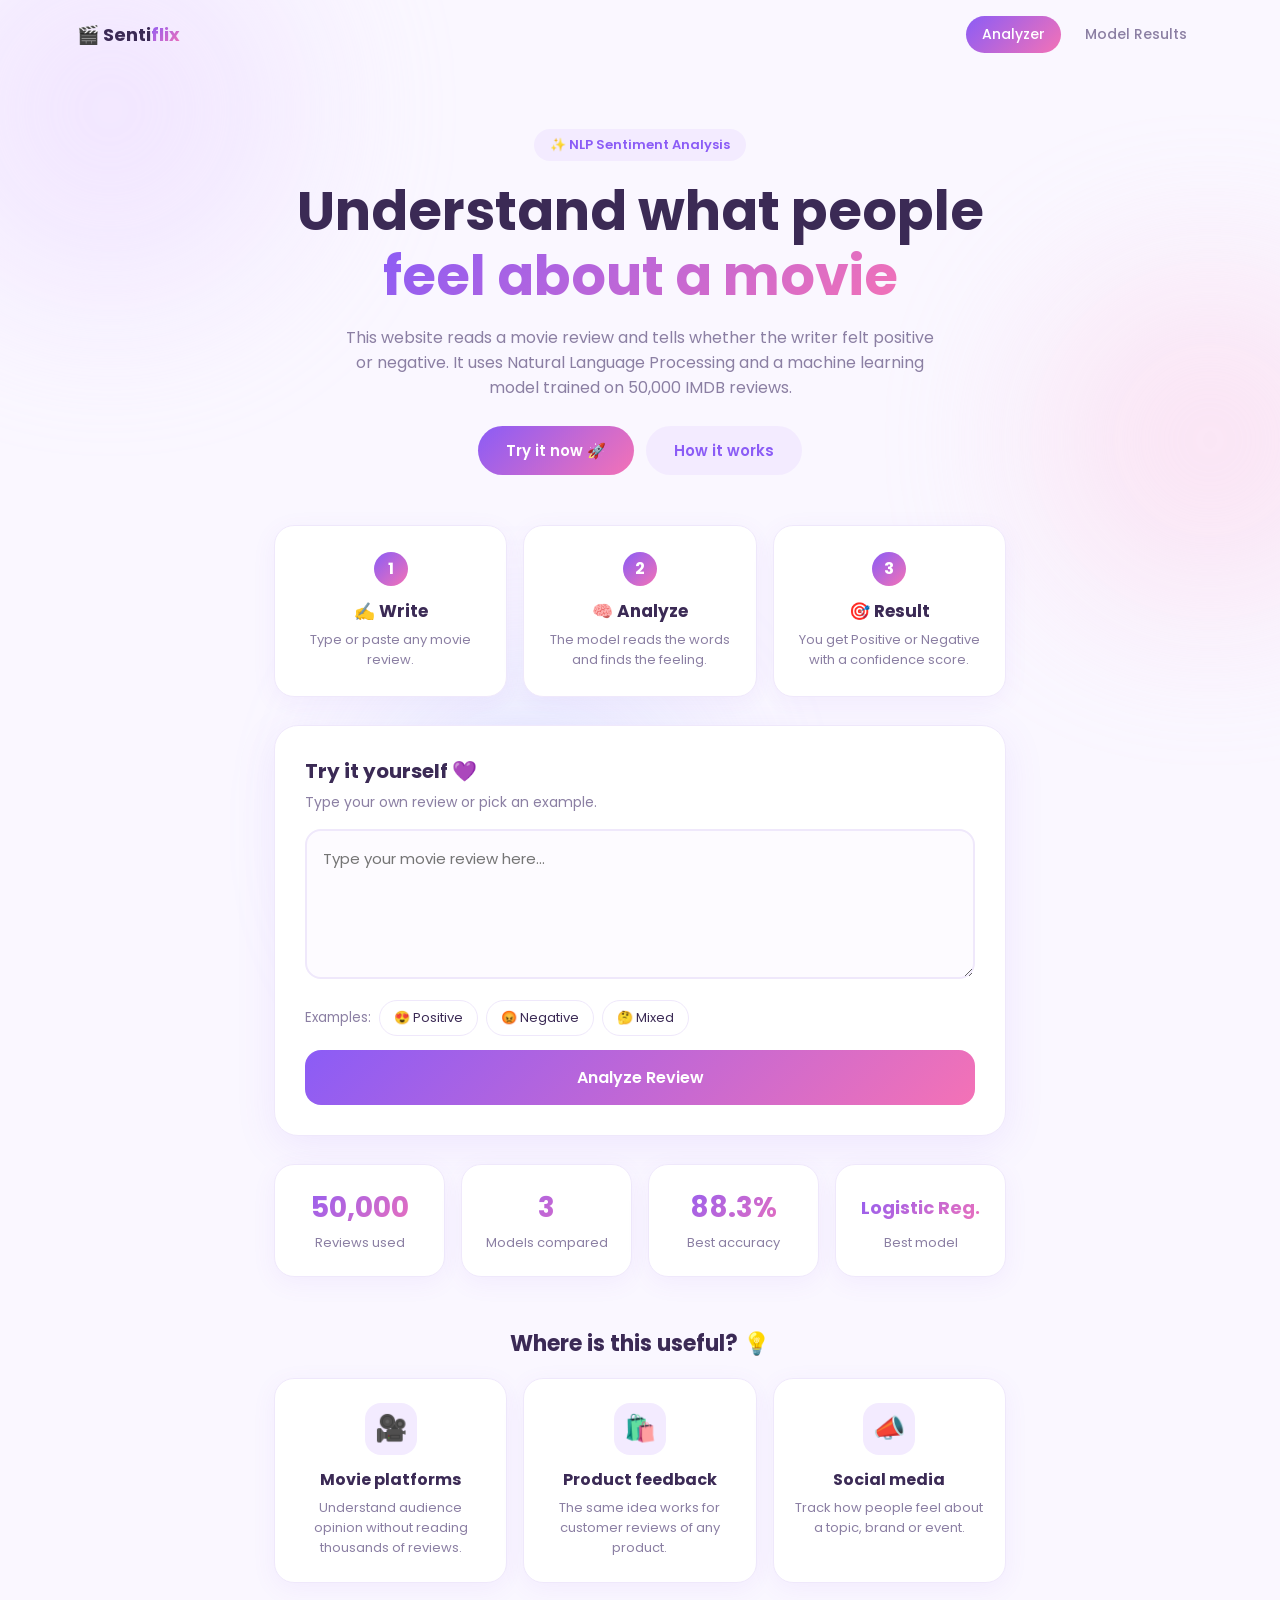
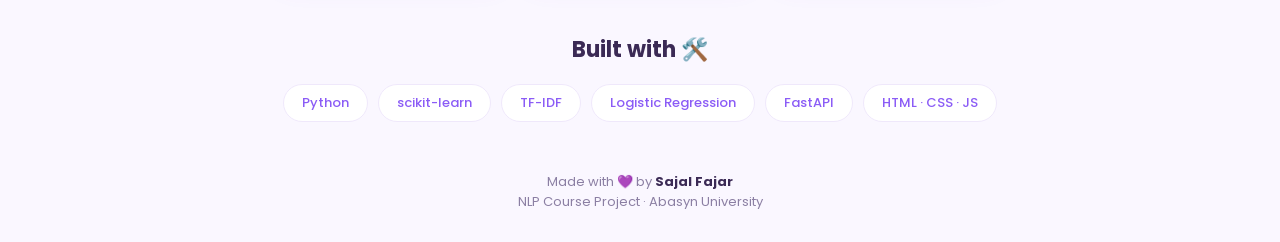
<file: frontend/index.html>
<!DOCTYPE html>
<html lang="en">
<head>
  <meta charset="UTF-8">
  <meta name="viewport" content="width=device-width, initial-scale=1">
  <title>Sentiflix | Movie Sentiment Analyzer</title>
  <link rel="preconnect" href="https://fonts.googleapis.com">
  <link href="https://fonts.googleapis.com/css2?family=Poppins:wght@400;500;600;700&display=swap" rel="stylesheet">
  <link rel="stylesheet" href="style.css">
</head>
<body>
  <div class="blob b1"></div><div class="blob b2"></div><div class="blob b3"></div>

  <nav>
    <div class="logo">🎬 Senti<span>flix</span></div>
    <div class="links">
      <a href="index.html" class="active">Analyzer</a>
      <a href="metrics.html">Model Results</a>
    </div>
  </nav>

  <!-- HERO -->
  <section class="hero">
    <div class="tag fade">✨ NLP Sentiment Analysis</div>
    <h1 class="fade d1">Understand what people <br><span>feel about a movie</span></h1>
    <p class="fade d2">
      This website reads a movie review and tells whether the writer felt positive or negative.
      It uses Natural Language Processing and a machine learning model trained on 50,000 IMDB reviews.
    </p>
    <div class="hero-btns fade d3">
      <a href="#analyzer" class="btn-main">Try it now 🚀</a>
      <a href="#how" class="btn-soft">How it works</a>
    </div>
  </section>

  <!-- HOW IT WORKS -->
  <section class="wrap" id="how">
    <div class="steps fade d4">
      <div class="step"><div class="num">1</div><h3>✍️ Write</h3><p>Type or paste any movie review.</p></div>
      <div class="step"><div class="num">2</div><h3>🧠 Analyze</h3><p>The model reads the words and finds the feeling.</p></div>
      <div class="step"><div class="num">3</div><h3>🎯 Result</h3><p>You get Positive or Negative with a confidence score.</p></div>
    </div>
  </section>

  <main class="wrap">
    <!-- ANALYZER -->
    <div class="card fade d3" id="analyzer">
      <h2>Try it yourself 💜</h2>
      <p class="sub">Type your own review or pick an example.</p>
      <textarea id="review" placeholder="Type your movie review here..."></textarea>
      <div class="examples">
        <small>Examples:</small>
        <button class="chip" data-text="An absolutely wonderful movie, great acting and a beautiful story. I loved every minute.">😍 Positive</button>
        <button class="chip" data-text="A terrible film, awful acting and a boring plot. Complete waste of time.">😡 Negative</button>
        <button class="chip" data-text="The acting was brilliant and the story was touching, but the ending was boring and the pacing felt terrible.">🤔 Mixed</button>
      </div>
      <button id="btn"><span id="btnText">Analyze Review</span></button>

      <div id="result" class="hidden">
        <div id="emoji"></div>
        <div id="label"></div>
        <div class="bar"><div id="fill"></div></div>
        <div id="conf"></div>
      </div>
    </div>

    <!-- STATS -->
    <div class="stats fade d4">
      <div class="stat"><b data-count="50000">0</b><span>Reviews used</span></div>
      <div class="stat"><b data-count="3">0</b><span>Models compared</span></div>
      <div class="stat"><b id="accStat" data-count="88.3" data-dec="1" data-suffix="%">0</b><span>Best accuracy</span></div>
      <div class="stat"><b style="font-size:18px;line-height:42px">Logistic Reg.</b><span>Best model</span></div>
    </div>

    <!-- USE CASES -->
    <h2 class="section-title">Where is this useful? 💡</h2>
    <div class="uses">
      <div class="use"><div class="ico">🎥</div><h3>Movie platforms</h3><p>Understand audience opinion without reading thousands of reviews.</p></div>
      <div class="use"><div class="ico">🛍️</div><h3>Product feedback</h3><p>The same idea works for customer reviews of any product.</p></div>
      <div class="use"><div class="ico">📣</div><h3>Social media</h3><p>Track how people feel about a topic, brand or event.</p></div>
    </div>

    <!-- TECH -->
    <h2 class="section-title">Built with 🛠️</h2>
    <div class="tech">
      <span>Python</span><span>scikit-learn</span><span>TF-IDF</span><span>Logistic Regression</span><span>FastAPI</span><span>HTML · CSS · JS</span>
    </div>
  </main>

  <footer>Made with 💜 by <b>Sajal Fajar</b><br>NLP Course Project · Abasyn University</footer>
  <script src="script.js"></script>
</body>
</html>
</file>
<file: frontend/style.css>
:root {
  --bg: #FAF7FF;
  --card: #FFFFFF;
  --purple: #8B5CF6;
  --pink: #F472B6;
  --mint: #34D399;
  --mint-bg: #ECFDF5;
  --coral: #FB7185;
  --coral-bg: #FFF1F2;
  --text: #3B2A55;
  --muted: #8B7FA3;
  --line: #EFE8FB;
  --grad: linear-gradient(135deg, #8B5CF6, #F472B6);
}
* { box-sizing: border-box; margin: 0; padding: 0; }
html { scroll-behavior: smooth; }
body {
  font-family: "Poppins", sans-serif;
  background: var(--bg);
  color: var(--text);
  min-height: 100vh;
  overflow-x: hidden;
  position: relative;
}

/* floating blur circles */
.blob { position: fixed; border-radius: 50%; filter: blur(80px); opacity: .45; z-index: -1; animation: float 12s ease-in-out infinite; }
.b1 { width: 380px; height: 380px; background: #E9D5FF; top: -80px; left: -80px; }
.b2 { width: 340px; height: 340px; background: #FBCFE8; top: 30%; right: -100px; animation-delay: -4s; }
.b3 { width: 300px; height: 300px; background: #C7D2FE; bottom: -80px; left: 30%; animation-delay: -8s; }
@keyframes float { 0%,100% { transform: translateY(0); } 50% { transform: translateY(-30px); } }

/* navbar */
nav {
  position: sticky; top: 0; z-index: 10;
  display: flex; justify-content: space-between; align-items: center;
  padding: 16px 6vw; transition: .3s;
}
nav.scrolled { background: rgba(255,255,255,.75); backdrop-filter: blur(12px); box-shadow: 0 4px 20px rgba(139,92,246,.08); }
.logo { font-weight: 700; font-size: 18px; }
.logo span { background: var(--grad); -webkit-background-clip: text; background-clip: text; color: transparent; }
.links { display: flex; gap: 8px; }
.links a { text-decoration: none; color: var(--muted); font-weight: 500; font-size: 14px; padding: 8px 16px; border-radius: 99px; transition: .25s; }
.links a:hover { color: var(--purple); background: #F3EBFF; }
.links a.active { color: #fff; background: var(--grad); }

/* hero */
.hero { text-align: center; padding: 60px 6vw 10px; }
.tag { display: inline-block; background: #F3EBFF; color: var(--purple); font-size: 13px; font-weight: 600; padding: 6px 16px; border-radius: 99px; margin-bottom: 18px; }
.hero h1 { font-size: clamp(30px, 5vw, 54px); font-weight: 700; line-height: 1.2; }
.hero h1 span { background: var(--grad); -webkit-background-clip: text; background-clip: text; color: transparent; }
.hero p { color: var(--muted); max-width: 600px; margin: 16px auto 0; }
.hero-btns { display: flex; gap: 12px; justify-content: center; flex-wrap: wrap; margin-top: 26px; }
.btn-main, .btn-soft { text-decoration: none; font-weight: 600; font-size: 15px; padding: 13px 28px; border-radius: 99px; transition: .3s; }
.btn-main { color: #fff; background: var(--grad); }
.btn-main:hover { transform: translateY(-2px); box-shadow: 0 10px 25px rgba(139,92,246,.4); }
.btn-soft { color: var(--purple); background: #F3EBFF; }
.btn-soft:hover { transform: translateY(-2px); background: #EADCFF; }

/* steps */
.steps { display: grid; grid-template-columns: repeat(auto-fit, minmax(200px, 1fr)); gap: 16px; margin-top: 40px; }
.step { background: #fff; border: 1px solid var(--line); border-radius: 20px; padding: 26px 18px; text-align: center; box-shadow: 0 6px 24px rgba(139,92,246,.07); transition: .3s; }
.step:hover { transform: translateY(-5px); }
.step .num { width: 34px; height: 34px; margin: 0 auto 12px; border-radius: 50%; background: var(--grad); color: #fff; font-weight: 700; display: flex; align-items: center; justify-content: center; }
.step h3 { font-size: 17px; margin-bottom: 6px; }
.step p { font-size: 13px; color: var(--muted); }
#analyzer, #how { scroll-margin-top: 80px; }

/* cards */
.wrap { max-width: 860px; margin: 0 auto; padding: 0 5vw; }
.card {
  background: var(--card); border-radius: 24px; padding: 30px;
  box-shadow: 0 10px 40px rgba(139,92,246,.1); border: 1px solid var(--line);
  margin-top: 28px;
}
.card h2 { font-size: 20px; margin-bottom: 6px; }
.sub { color: var(--muted); font-size: 14px; margin-bottom: 16px; }

textarea {
  width: 100%; height: 150px; padding: 16px; font: inherit; font-size: 15px; color: var(--text);
  background: #FDFBFF; border: 2px solid var(--line); border-radius: 16px; resize: vertical; outline: none; transition: .25s;
}
textarea:focus { border-color: var(--purple); box-shadow: 0 0 0 4px rgba(139,92,246,.12); }

.examples { display: flex; flex-wrap: wrap; gap: 8px; margin: 14px 0; align-items: center; }
.examples small { color: var(--muted); }
.chip { font: inherit; font-size: 13px; padding: 7px 14px; border-radius: 99px; border: 1px solid var(--line); background: #fff; color: var(--text); cursor: pointer; transition: .25s; }
.chip:hover { border-color: var(--purple); color: var(--purple); transform: translateY(-2px); }

#btn {
  width: 100%; padding: 15px; font: inherit; font-size: 16px; font-weight: 600; color: #fff;
  background: var(--grad); border: none; border-radius: 16px; cursor: pointer; transition: .3s;
  display: flex; justify-content: center; align-items: center; gap: 10px;
}
#btn:hover { transform: translateY(-2px); box-shadow: 0 10px 25px rgba(139,92,246,.4); }
#btn:disabled { opacity: .7; cursor: wait; }
.spin { display: inline-block; width: 18px; height: 18px; border: 3px solid rgba(255,255,255,.4); border-top-color: #fff; border-radius: 50%; animation: rot .7s linear infinite; vertical-align: middle; }
@keyframes rot { to { transform: rotate(360deg); } }

/* result */
#result { margin-top: 22px; padding: 24px; border-radius: 20px; text-align: center; }
#result.pos { background: var(--mint-bg); color: #047857; }
#result.neg { background: var(--coral-bg); color: #BE123C; }
#result.show { animation: pop .5s cubic-bezier(.2,1.4,.4,1); }
@keyframes pop { from { opacity: 0; transform: scale(.85); } to { opacity: 1; transform: scale(1); } }
#emoji { font-size: 46px; }
#label { font-size: 28px; font-weight: 700; margin-top: 4px; }
.bar { height: 12px; background: rgba(255,255,255,.8); border-radius: 99px; margin: 16px auto 8px; max-width: 360px; overflow: hidden; }
#fill { height: 100%; width: 0; border-radius: 99px; transition: width 1s ease; }
.pos #fill { background: var(--mint); }
.neg #fill { background: var(--coral); }
#conf { font-size: 14px; font-weight: 500; }

/* stats */
.stats { display: grid; grid-template-columns: repeat(auto-fit, minmax(170px, 1fr)); gap: 16px; margin-top: 28px; }
.stat { background: #fff; border: 1px solid var(--line); border-radius: 20px; padding: 22px 16px; text-align: center; box-shadow: 0 6px 24px rgba(139,92,246,.07); transition: .3s; }
.stat:hover { transform: translateY(-5px); }
.stat b { display: block; font-size: 28px; background: var(--grad); -webkit-background-clip: text; background-clip: text; color: transparent; }
.stat span { font-size: 13px; color: var(--muted); }

/* use cases + tech */
.section-title { text-align: center; font-size: 22px; margin: 50px 0 18px; }
.uses { display: grid; grid-template-columns: repeat(auto-fit, minmax(220px, 1fr)); gap: 16px; }
.use { background: #fff; border: 1px solid var(--line); border-radius: 20px; padding: 24px 20px; text-align: center; box-shadow: 0 6px 24px rgba(139,92,246,.07); transition: .3s; }
.use:hover { transform: translateY(-5px); box-shadow: 0 12px 30px rgba(139,92,246,.15); }
.use .ico { width: 52px; height: 52px; margin: 0 auto 12px; border-radius: 16px; background: #F3EBFF; font-size: 26px; display: flex; align-items: center; justify-content: center; }
.use h3 { font-size: 16px; margin-bottom: 6px; }
.use p { font-size: 13px; color: var(--muted); }
.tech { display: flex; flex-wrap: wrap; gap: 10px; justify-content: center; }
.tech span { background: #fff; border: 1px solid var(--line); color: var(--purple); font-size: 13px; font-weight: 500; padding: 8px 18px; border-radius: 99px; transition: .25s; }
.tech span:hover { background: var(--grad); color: #fff; transform: translateY(-2px); }

/* table + charts (Model Results page) */
table { width: 100%; border-collapse: collapse; margin-top: 10px; font-size: 14px; }
th, td { padding: 14px 10px; text-align: center; border-bottom: 1px solid var(--line); }
th { color: var(--muted); font-weight: 600; font-size: 13px; }
tr.best td { background: var(--mint-bg); color: #047857; font-weight: 600; }
tr.best td:first-child { border-radius: 12px 0 0 12px; }
tr.best td:last-child { border-radius: 0 12px 12px 0; }
.grid { display: grid; grid-template-columns: repeat(auto-fit, minmax(240px, 1fr)); gap: 16px; margin-top: 12px; }
.grid img, .full { width: 100%; border-radius: 14px; border: 1px solid var(--line); background: #fff; }
.grid p { text-align: center; font-size: 13px; color: var(--muted); margin-top: 6px; }

footer { text-align: center; color: var(--muted); font-size: 13px; padding: 50px 5vw 30px; }
footer b { color: var(--text); }

/* fade-in animation */
.fade { opacity: 0; transform: translateY(24px); animation: up .8s ease forwards; }
.d1 { animation-delay: .1s; } .d2 { animation-delay: .25s; } .d3 { animation-delay: .4s; } .d4 { animation-delay: .55s; }
@keyframes up { to { opacity: 1; transform: none; } }
.hidden { display: none; }
</file>
